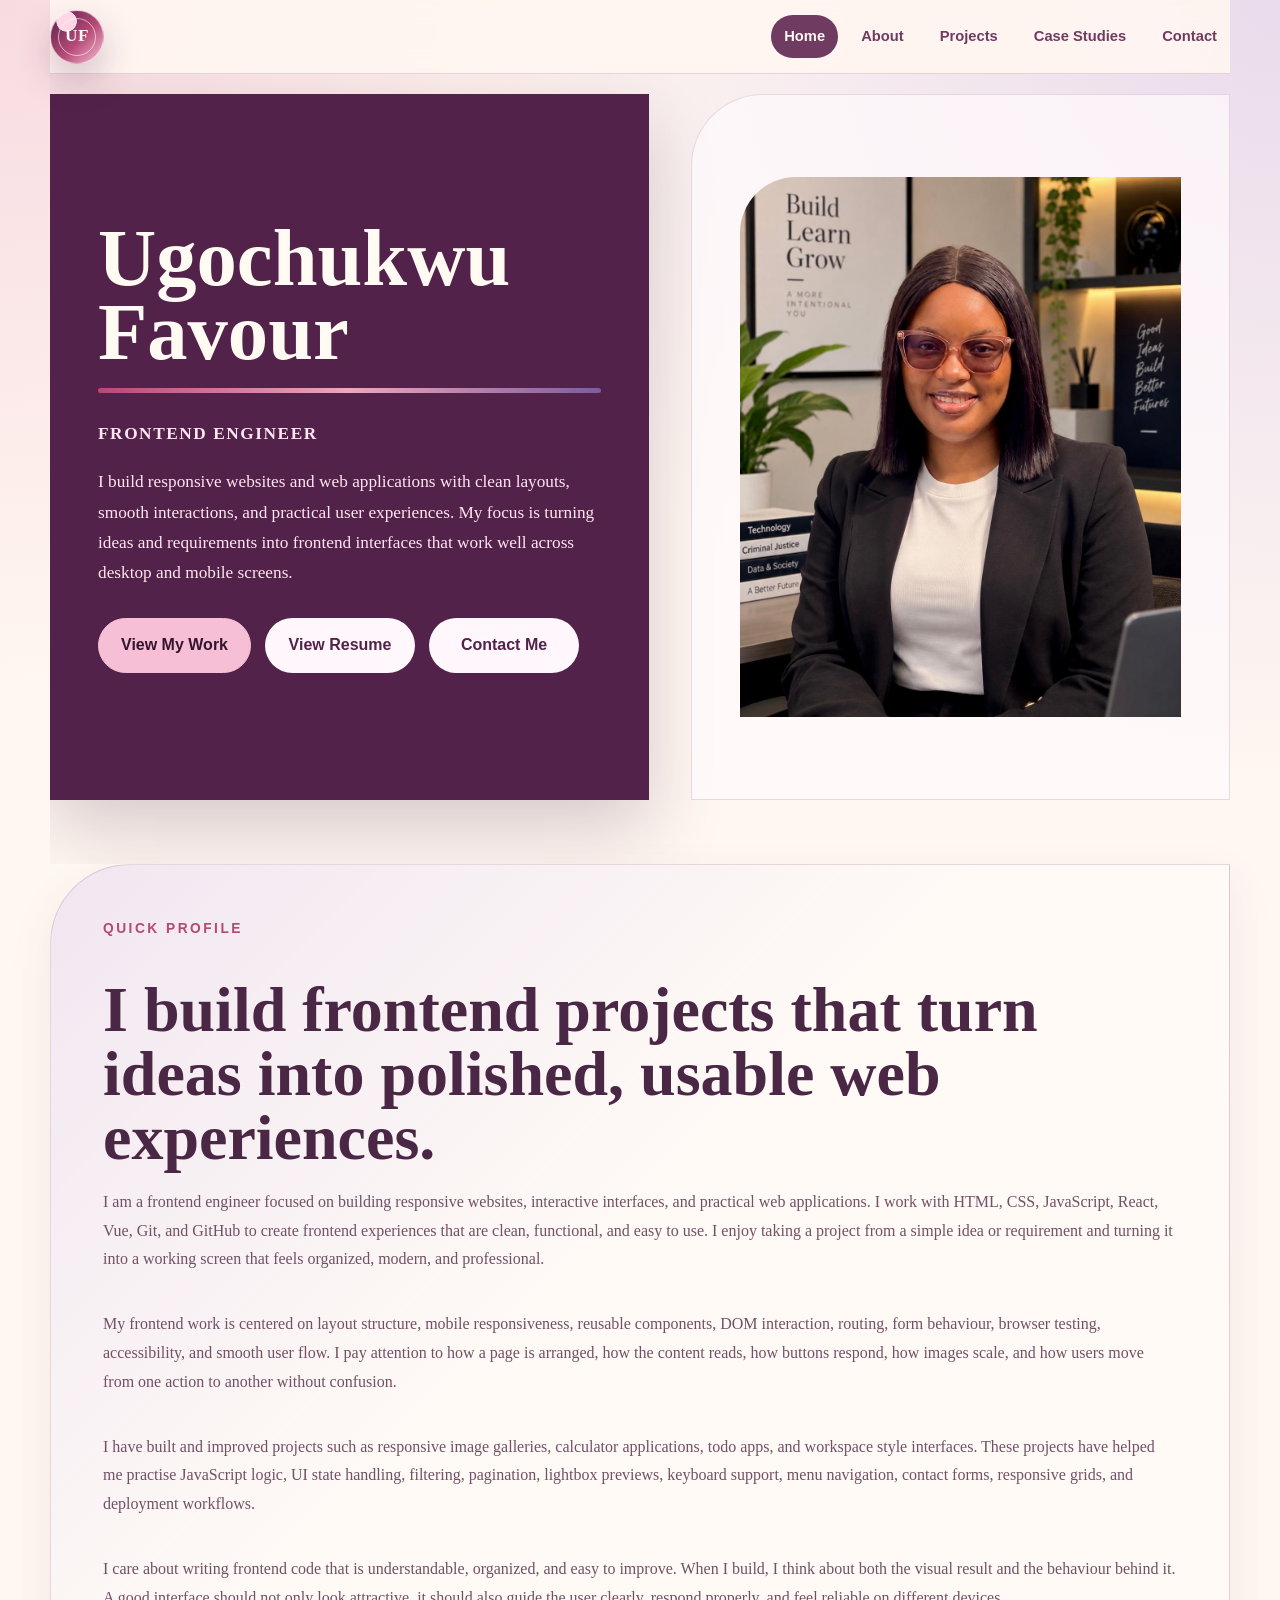
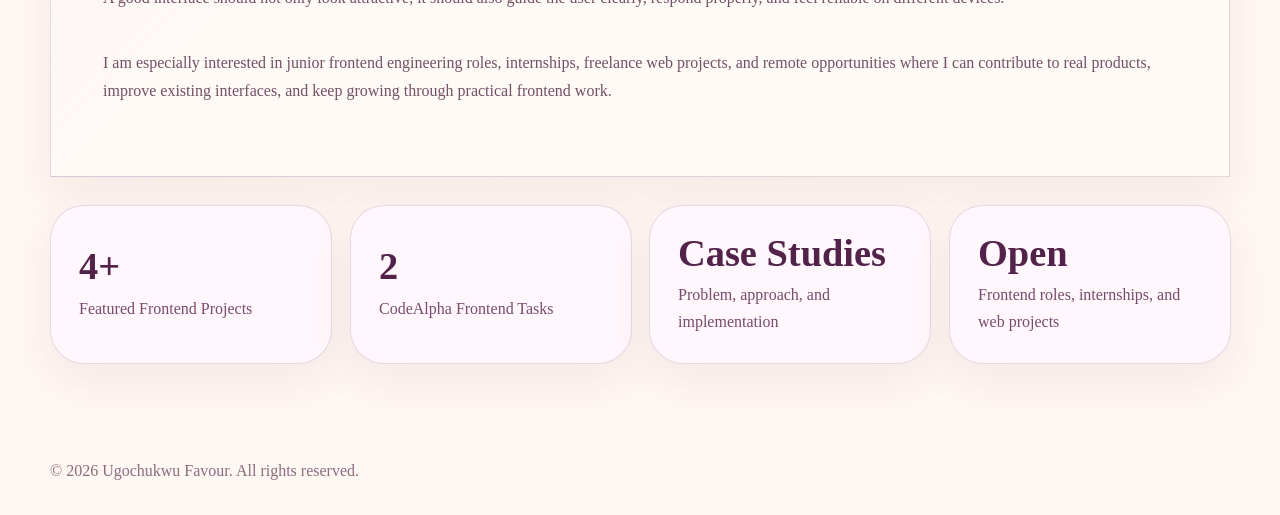
<file: index.html>
<!DOCTYPE html>
<html lang="en">
<head>
  <meta charset="UTF-8">
  <meta name="viewport" content="width=device-width, initial-scale=1.0">
  <title>Ugochukwu Favour | Frontend Engineer</title>
  <link rel="stylesheet" href="style.css">
</head>
<body>
  <header class="site-header">
    <a href="index.html" class="brand" aria-label="Ugochukwu Favour home">
      <span>UF</span>
    </a>

    <button class="menu-toggle" id="menuToggle" aria-label="Open menu">
      <span class="menu-text">Menu</span>
      <span class="menu-lines">
        <span></span>
        <span></span>
        <span></span>
      </span>
    </button>

    <nav class="nav-links" id="navLinks">
      <a href="index.html" class="active">Home</a>
      <a href="about.html">About</a>
      <a href="projects.html">Projects</a>
      <a href="case-studies.html">Case Studies</a>
      <a href="contact.html">Contact</a>
    </nav>
  </header>

  <main>
    <section class="hero">
      <div class="hero-copy">
        <h1>Ugochukwu Favour</h1>

        <p class="role-line">
          Frontend Engineer
        </p>

        <p class="hero-intro">
          I build responsive websites and web applications with clean layouts, smooth interactions,
          and practical user experiences. My focus is turning ideas and requirements into frontend
          interfaces that work well across desktop and mobile screens.
        </p>

        <div class="hero-actions">
          <a href="projects.html" class="btn primary-btn">View My Work</a>

          <a href="resume/Ugochukwu_Favour_Resumee.pdf" class="btn secondary-btn" target="_blank">
            View Resume
          </a>

          <a href="contact.html" class="btn secondary-btn">Contact Me</a>
        </div>
      </div>

      <div class="hero-photo">
        <img src="image/my professional image.jpeg" alt="Ugochukwu Favour">
      </div>
    </section>

    <section class="profile-card">
      <p class="section-label">Quick Profile</p>
      <h2>I build frontend projects that turn ideas into polished, usable web experiences.</h2>

      <p>
        I am a frontend engineer focused on building responsive websites, interactive interfaces, and practical
        web applications. I work with HTML, CSS, JavaScript, React, Vue, Git, and GitHub to create frontend
        experiences that are clean, functional, and easy to use. I enjoy taking a project from a simple idea
        or requirement and turning it into a working screen that feels organized, modern, and professional.
      </p>

      <p>
        My frontend work is centered on layout structure, mobile responsiveness, reusable components, DOM
        interaction, routing, form behaviour, browser testing, accessibility, and smooth user flow. I pay
        attention to how a page is arranged, how the content reads, how buttons respond, how images scale,
        and how users move from one action to another without confusion.
      </p>

      <p>
        I have built and improved projects such as responsive image galleries, calculator applications, todo
        apps, and workspace style interfaces. These projects have helped me practise JavaScript logic, UI
        state handling, filtering, pagination, lightbox previews, keyboard support, menu navigation, contact
        forms, responsive grids, and deployment workflows.
      </p>

      <p>
        I care about writing frontend code that is understandable, organized, and easy to improve. When I
        build, I think about both the visual result and the behaviour behind it. A good interface should not
        only look attractive, it should also guide the user clearly, respond properly, and feel reliable on
        different devices.
      </p>

      <p>
        I am especially interested in junior frontend engineering roles, internships, freelance web projects,
        and remote opportunities where I can contribute to real products, improve existing interfaces, and keep
        growing through practical frontend work.
      </p>
    </section>

    <section class="stats-grid">
      <a href="projects.html" class="stat-link">
        <strong>4+</strong>
        <span>Featured Frontend Projects</span>
      </a>

      <a href="projects.html" class="stat-link">
        <strong>2</strong>
        <span>CodeAlpha Frontend Tasks</span>
      </a>

      <a href="case-studies.html" class="stat-link">
        <strong>Case Studies</strong>
        <span>Problem, approach, and implementation</span>
      </a>

      <a href="contact.html" class="stat-link">
        <strong>Open</strong>
        <span>Frontend roles, internships, and web projects</span>
      </a>
    </section>
  </main>

  <footer class="site-footer">
    <p>© 2026 Ugochukwu Favour. All rights reserved.</p>
  </footer>

  <script src="script.js"></script>
</body>
</html>
</file>
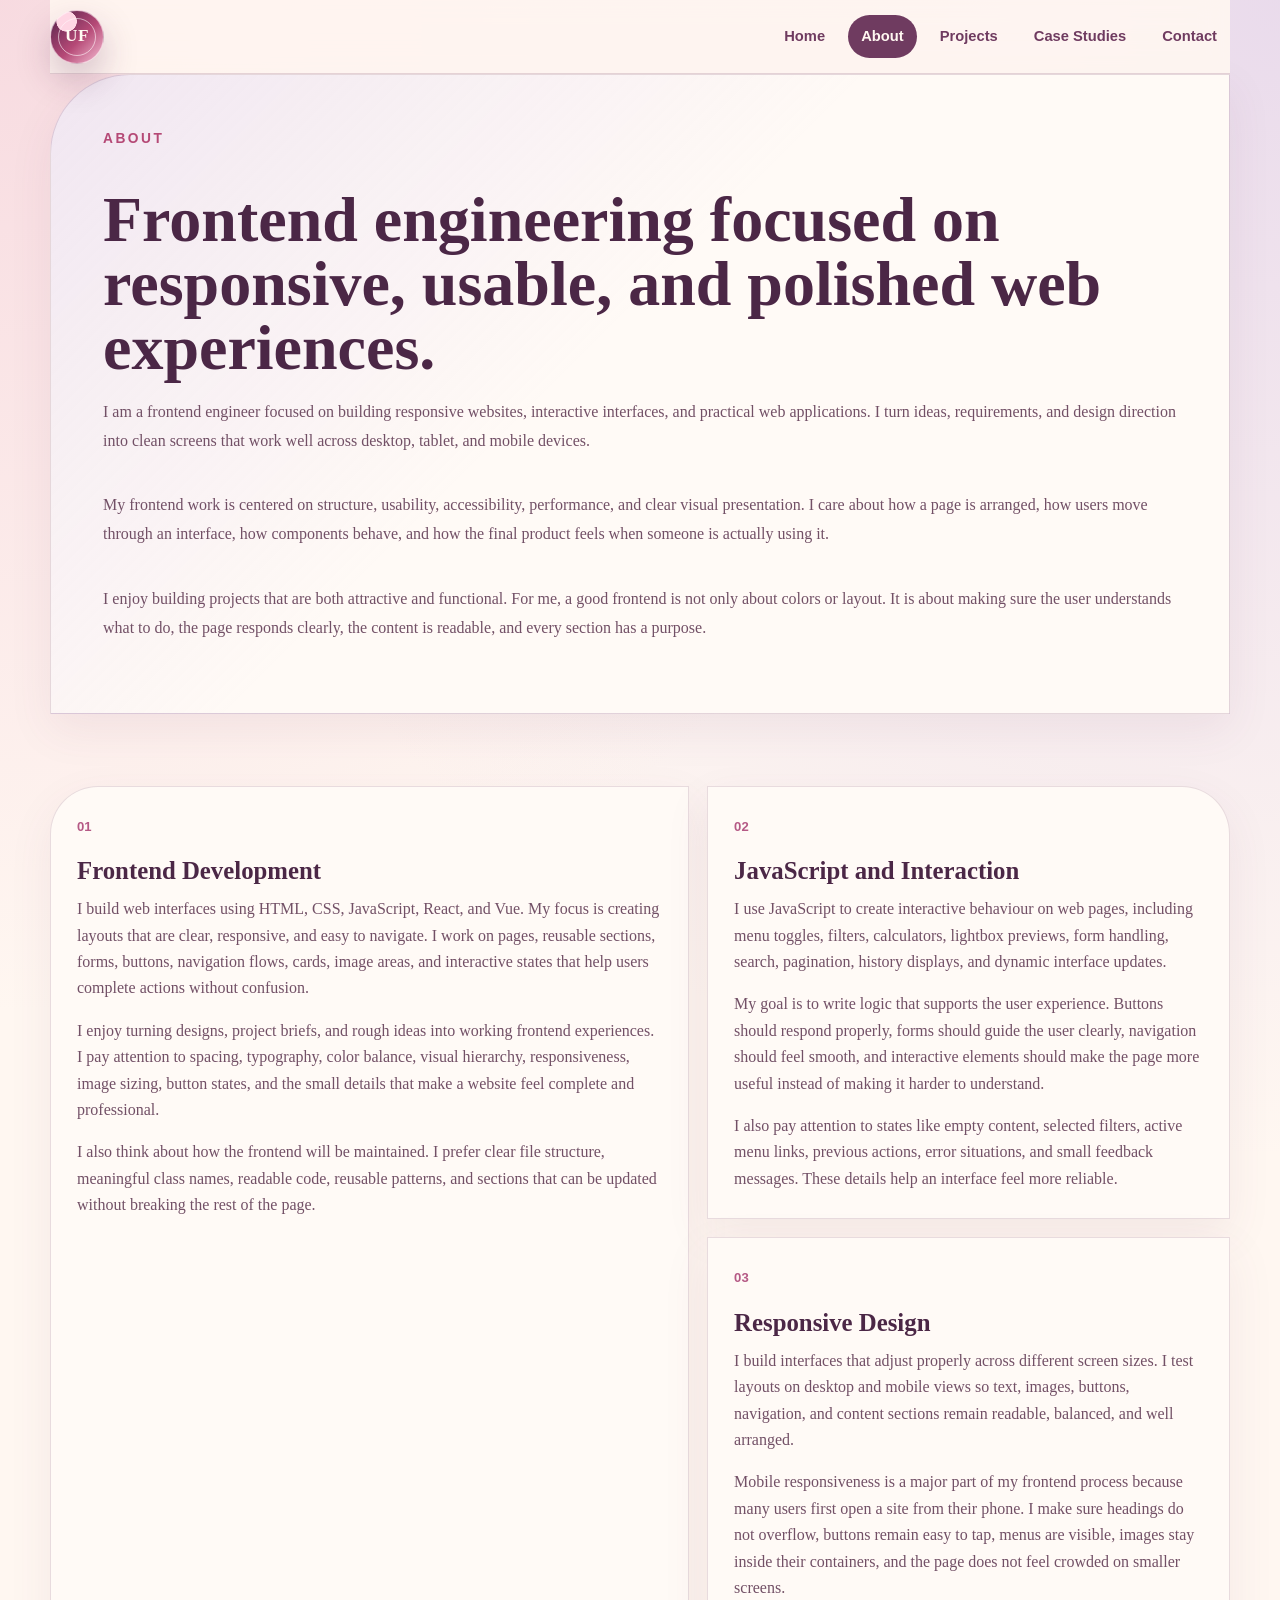
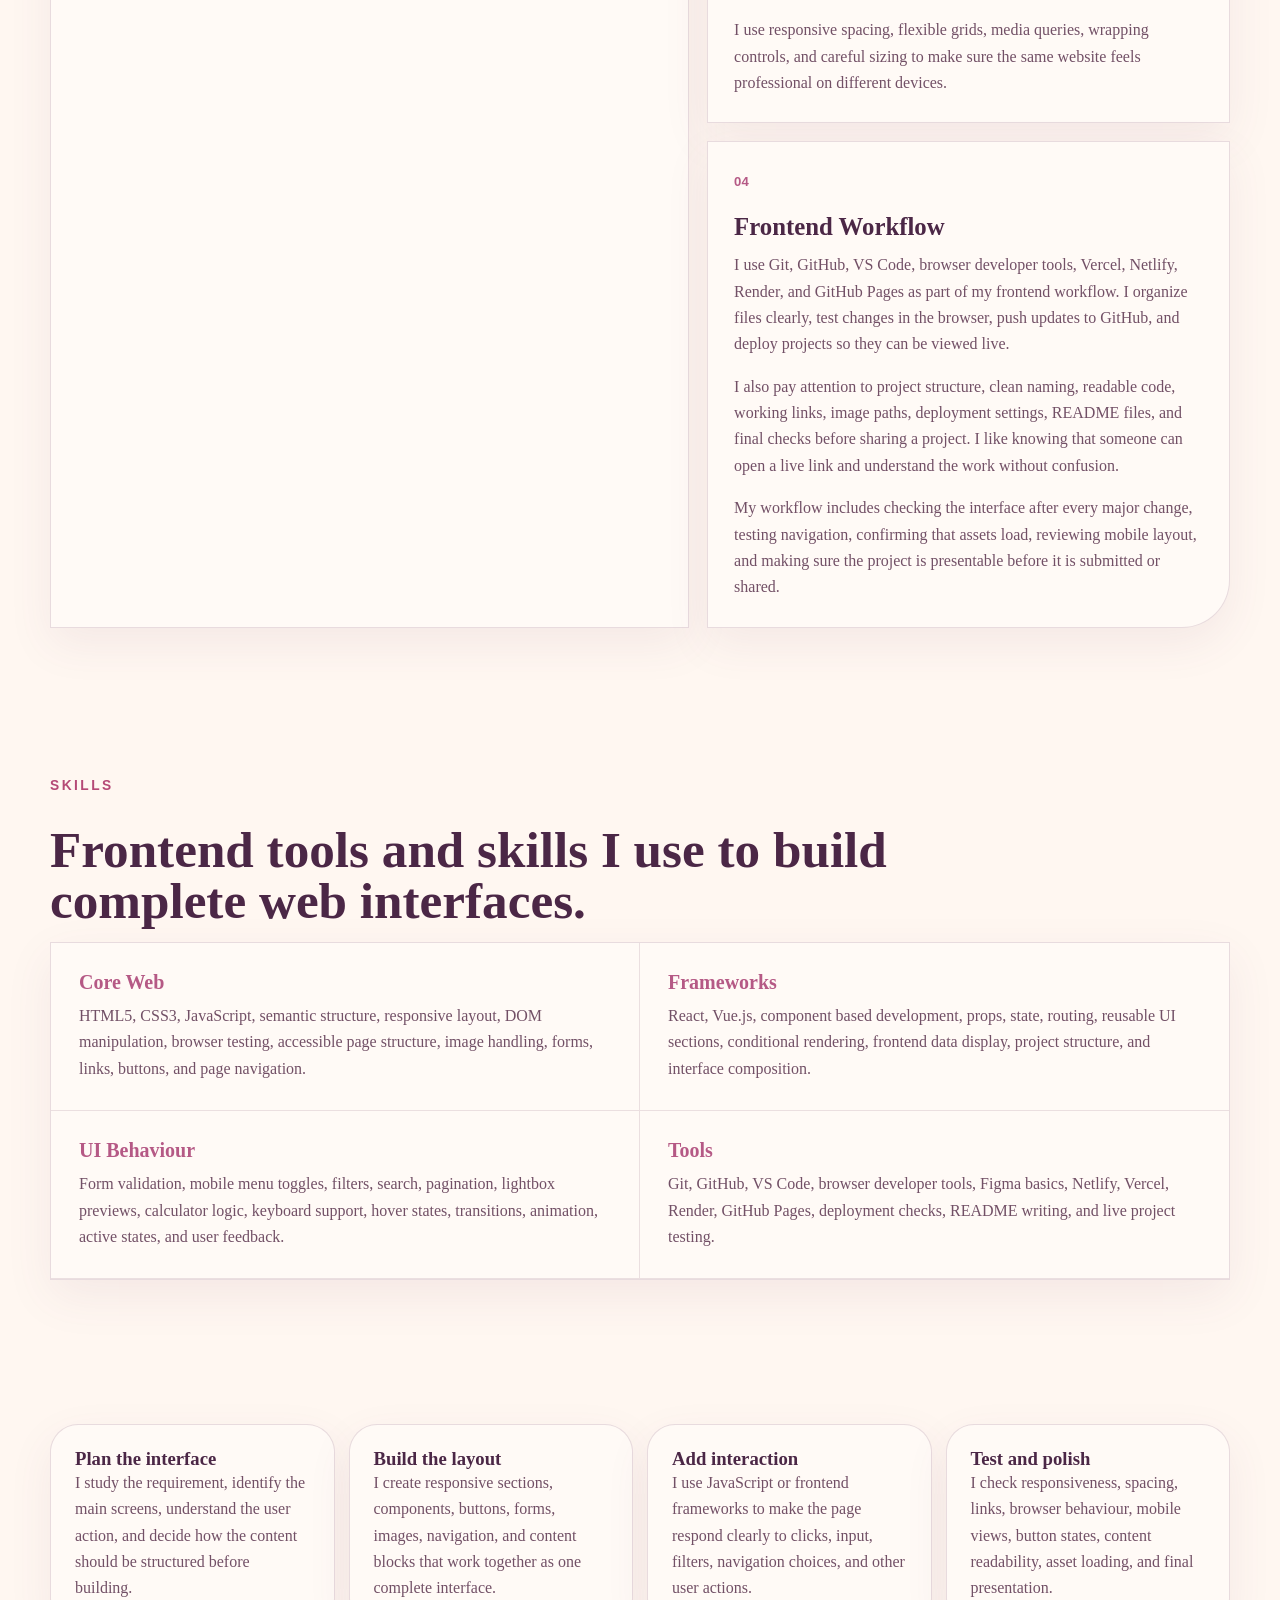
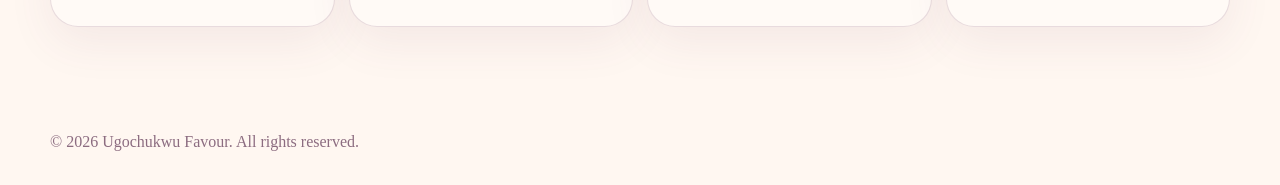
<file: about.html>
<!DOCTYPE html>
<html lang="en">
<head>
  <meta charset="UTF-8">
  <meta name="viewport" content="width=device-width, initial-scale=1.0">
  <title>About | Ugochukwu Favour</title>
  <link rel="stylesheet" href="style.css">
</head>
<body>
  <header class="site-header">
    <a href="index.html" class="brand" aria-label="Ugochukwu Favour home">
      <span>UF</span>
    </a>

    <button class="menu-toggle" id="menuToggle" aria-label="Open menu">
      <span class="menu-text">Menu</span>
      <span class="menu-lines">
        <span></span>
        <span></span>
        <span></span>
      </span>
    </button>

    <nav class="nav-links" id="navLinks">
      <a href="index.html">Home</a>
      <a href="about.html" class="active">About</a>
      <a href="projects.html">Projects</a>
      <a href="case-studies.html">Case Studies</a>
      <a href="contact.html">Contact</a>
    </nav>
  </header>

  <main>
    <section class="page-section profile-card about-intro">
      <p class="section-label">About</p>
      <h2>Frontend engineering focused on responsive, usable, and polished web experiences.</h2>

      <p>
        I am a frontend engineer focused on building responsive websites, interactive interfaces, and
        practical web applications. I turn ideas, requirements, and design direction into clean screens
        that work well across desktop, tablet, and mobile devices.
      </p>

      <p>
        My frontend work is centered on structure, usability, accessibility, performance, and clear visual
        presentation. I care about how a page is arranged, how users move through an interface, how components
        behave, and how the final product feels when someone is actually using it.
      </p>

      <p>
        I enjoy building projects that are both attractive and functional. For me, a good frontend is not
        only about colors or layout. It is about making sure the user understands what to do, the page responds
        clearly, the content is readable, and every section has a purpose.
      </p>
    </section>

    <section class="page-section story-grid">
      <article>
        <span>01</span>
        <h2>Frontend Development</h2>
        <p>
          I build web interfaces using HTML, CSS, JavaScript, React, and Vue. My focus is creating layouts
          that are clear, responsive, and easy to navigate. I work on pages, reusable sections, forms, buttons,
          navigation flows, cards, image areas, and interactive states that help users complete actions without
          confusion.
        </p>

        <p>
          I enjoy turning designs, project briefs, and rough ideas into working frontend experiences. I pay
          attention to spacing, typography, color balance, visual hierarchy, responsiveness, image sizing,
          button states, and the small details that make a website feel complete and professional.
        </p>

        <p>
          I also think about how the frontend will be maintained. I prefer clear file structure, meaningful
          class names, readable code, reusable patterns, and sections that can be updated without breaking
          the rest of the page.
        </p>
      </article>

      <article>
        <span>02</span>
        <h2>JavaScript and Interaction</h2>
        <p>
          I use JavaScript to create interactive behaviour on web pages, including menu toggles, filters,
          calculators, lightbox previews, form handling, search, pagination, history displays, and dynamic
          interface updates.
        </p>

        <p>
          My goal is to write logic that supports the user experience. Buttons should respond properly, forms
          should guide the user clearly, navigation should feel smooth, and interactive elements should make
          the page more useful instead of making it harder to understand.
        </p>

        <p>
          I also pay attention to states like empty content, selected filters, active menu links, previous
          actions, error situations, and small feedback messages. These details help an interface feel more
          reliable.
        </p>
      </article>

      <article>
        <span>03</span>
        <h2>Responsive Design</h2>
        <p>
          I build interfaces that adjust properly across different screen sizes. I test layouts on desktop
          and mobile views so text, images, buttons, navigation, and content sections remain readable,
          balanced, and well arranged.
        </p>

        <p>
          Mobile responsiveness is a major part of my frontend process because many users first open a site
          from their phone. I make sure headings do not overflow, buttons remain easy to tap, menus are visible,
          images stay inside their containers, and the page does not feel crowded on smaller screens.
        </p>

        <p>
          I use responsive spacing, flexible grids, media queries, wrapping controls, and careful sizing to
          make sure the same website feels professional on different devices.
        </p>
      </article>

      <article>
        <span>04</span>
        <h2>Frontend Workflow</h2>
        <p>
          I use Git, GitHub, VS Code, browser developer tools, Vercel, Netlify, Render, and GitHub Pages as
          part of my frontend workflow. I organize files clearly, test changes in the browser, push updates
          to GitHub, and deploy projects so they can be viewed live.
        </p>

        <p>
          I also pay attention to project structure, clean naming, readable code, working links, image paths,
          deployment settings, README files, and final checks before sharing a project. I like knowing that
          someone can open a live link and understand the work without confusion.
        </p>

        <p>
          My workflow includes checking the interface after every major change, testing navigation, confirming
          that assets load, reviewing mobile layout, and making sure the project is presentable before it is
          submitted or shared.
        </p>
      </article>
    </section>

    <section class="page-section">
      <div class="section-heading">
        <p class="section-label">Skills</p>
        <h2>Frontend tools and skills I use to build complete web interfaces.</h2>
      </div>

      <div class="skill-board">
        <div>
          <h3>Core Web</h3>
          <p>
            HTML5, CSS3, JavaScript, semantic structure, responsive layout, DOM manipulation,
            browser testing, accessible page structure, image handling, forms, links, buttons,
            and page navigation.
          </p>
        </div>

        <div>
          <h3>Frameworks</h3>
          <p>
            React, Vue.js, component based development, props, state, routing, reusable UI sections,
            conditional rendering, frontend data display, project structure, and interface composition.
          </p>
        </div>

        <div>
          <h3>UI Behaviour</h3>
          <p>
            Form validation, mobile menu toggles, filters, search, pagination, lightbox previews,
            calculator logic, keyboard support, hover states, transitions, animation, active states,
            and user feedback.
          </p>
        </div>

        <div>
          <h3>Tools</h3>
          <p>
            Git, GitHub, VS Code, browser developer tools, Figma basics, Netlify, Vercel,
            Render, GitHub Pages, deployment checks, README writing, and live project testing.
          </p>
        </div>
      </div>
    </section>

    <section class="page-section focus-grid">
      <div>
        <h3>Plan the interface</h3>
        <p>
          I study the requirement, identify the main screens, understand the user action, and decide how
          the content should be structured before building.
        </p>
      </div>

      <div>
        <h3>Build the layout</h3>
        <p>
          I create responsive sections, components, buttons, forms, images, navigation, and content blocks
          that work together as one complete interface.
        </p>
      </div>

      <div>
        <h3>Add interaction</h3>
        <p>
          I use JavaScript or frontend frameworks to make the page respond clearly to clicks, input, filters,
          navigation choices, and other user actions.
        </p>
      </div>

      <div>
        <h3>Test and polish</h3>
        <p>
          I check responsiveness, spacing, links, browser behaviour, mobile views, button states, content
          readability, asset loading, and final presentation.
        </p>
      </div>
    </section>
  </main>

  <footer class="site-footer">
    <p>© 2026 Ugochukwu Favour. All rights reserved.</p>
  </footer>

  <script src="script.js"></script>
</body>
</html>
</file>
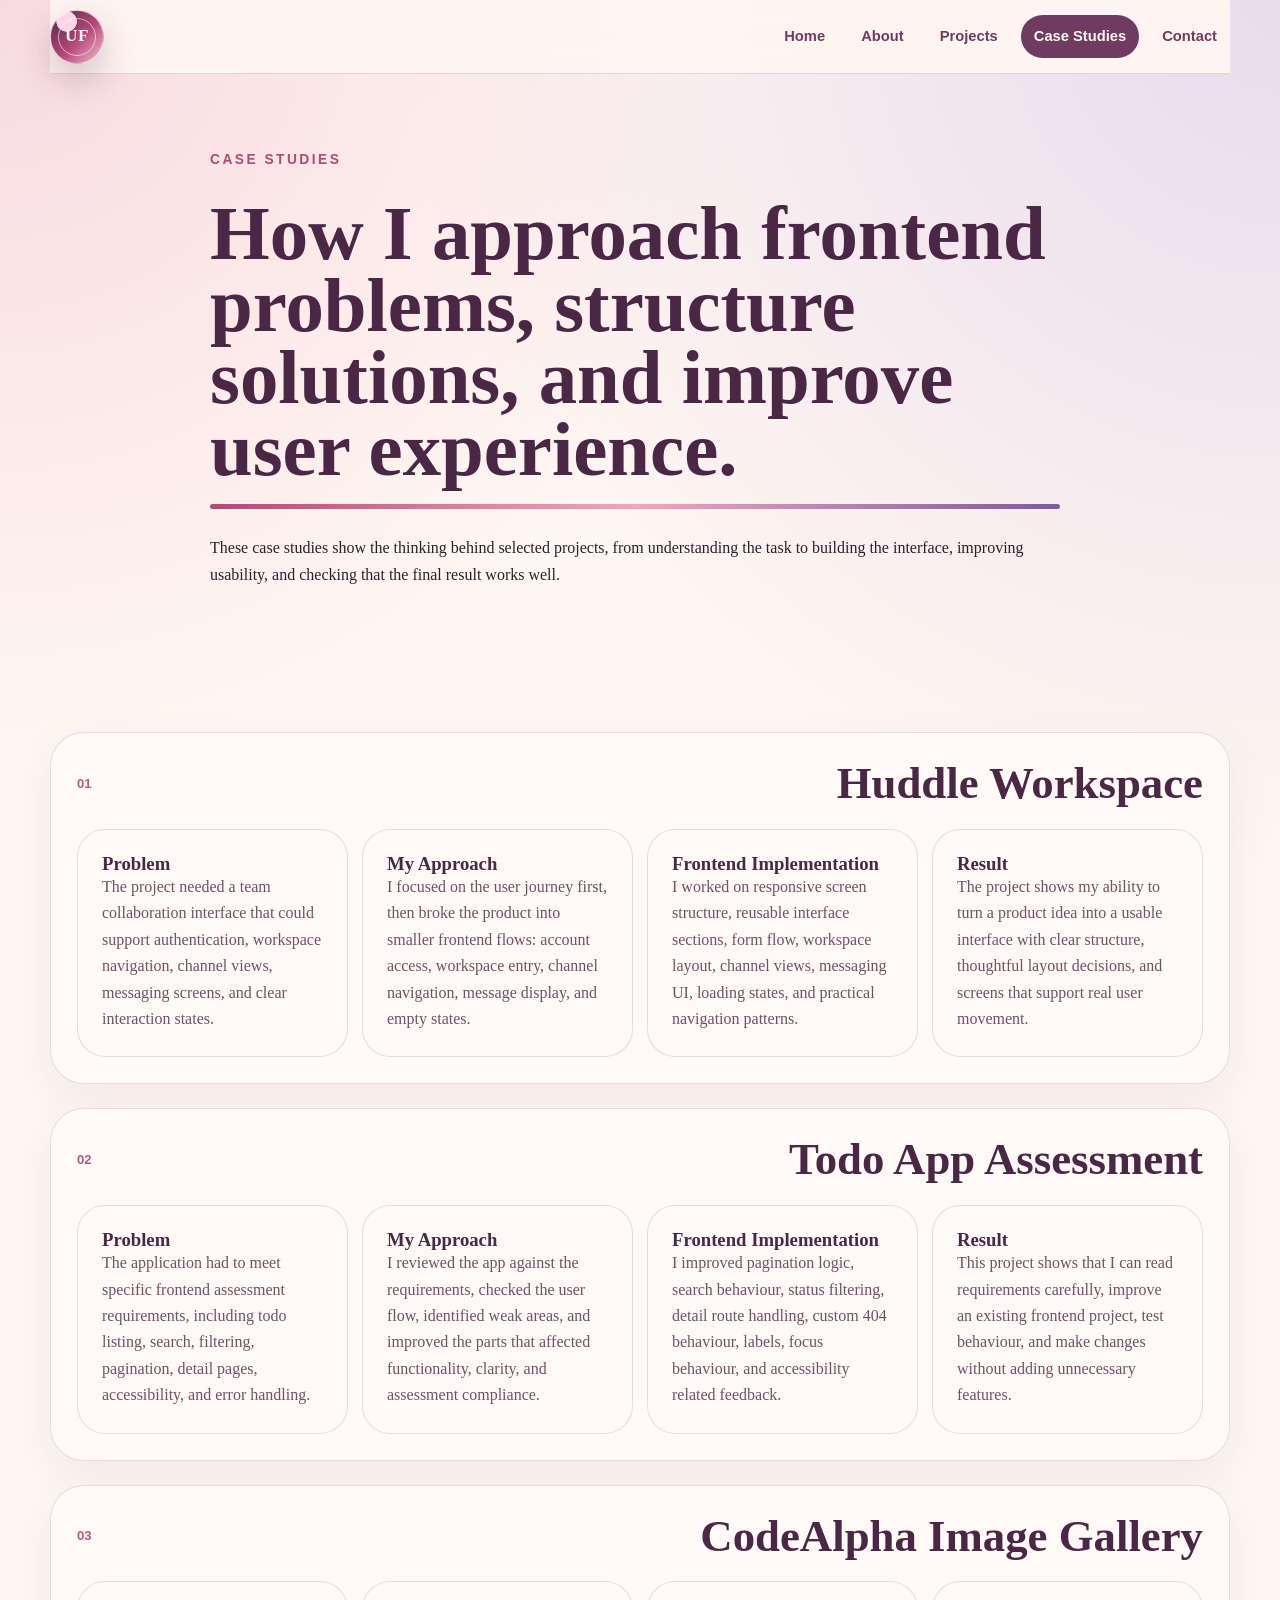
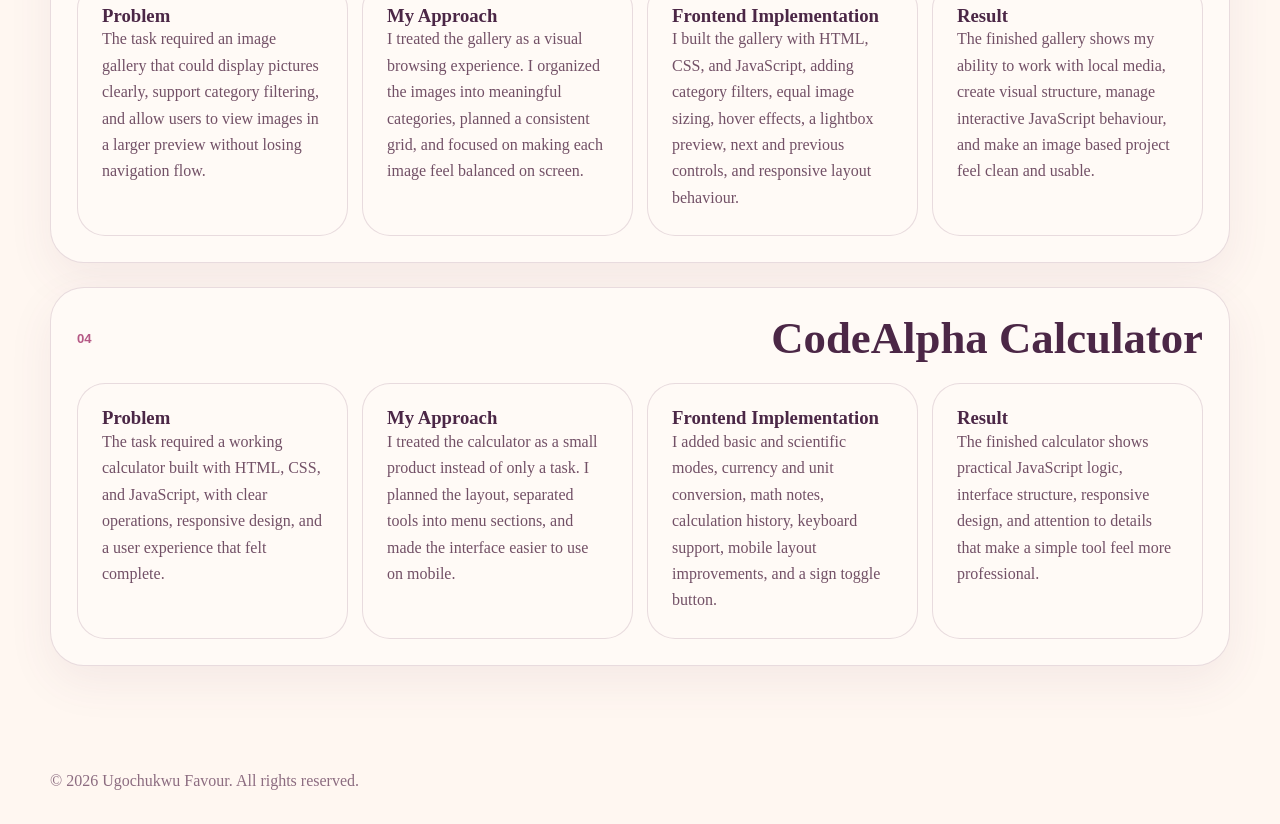
<file: case-studies.html>
<!DOCTYPE html>
<html lang="en">
<head>
  <meta charset="UTF-8">
  <meta name="viewport" content="width=device-width, initial-scale=1.0">
  <title>Case Studies | Ugochukwu Favour</title>
  <link rel="stylesheet" href="style.css">
</head>
<body>
  <header class="site-header">
    <a href="index.html" class="brand" aria-label="Ugochukwu Favour home">
      <span>UF</span>
    </a>

    <button class="menu-toggle" id="menuToggle" aria-label="Open menu">
  <span class="menu-text">Menu</span>
  <span class="menu-lines">
    <span></span>
    <span></span>
    <span></span>
  </span>
</button>
    <nav class="nav-links" id="navLinks">
      <a href="index.html">Home</a>
      <a href="about.html">About</a>
      <a href="projects.html">Projects</a>
      <a href="case-studies.html" class="active">Case Studies</a>
      <a href="contact.html">Contact</a>
    </nav>
  </header>

  <main>
    <section class="page-section page-title">
      <p class="section-label">Case Studies</p>
      <h1>How I approach frontend problems, structure solutions, and improve user experience.</h1>
      <p>
        These case studies show the thinking behind selected projects, from understanding the task
        to building the interface, improving usability, and checking that the final result works well.
      </p>
    </section>

    <section class="page-section case-study-stack">
      <article class="case-study-card">
        <div class="case-study-heading">
          <span>01</span>
          <h2>Huddle Workspace</h2>
        </div>

        <div class="case-grid">
          <div>
            <h3>Problem</h3>
            <p>
              The project needed a team collaboration interface that could support authentication,
              workspace navigation, channel views, messaging screens, and clear interaction states.
            </p>
          </div>

          <div>
            <h3>My Approach</h3>
            <p>
              I focused on the user journey first, then broke the product into smaller frontend flows:
              account access, workspace entry, channel navigation, message display, and empty states.
            </p>
          </div>

          <div>
            <h3>Frontend Implementation</h3>
            <p>
              I worked on responsive screen structure, reusable interface sections, form flow, workspace
              layout, channel views, messaging UI, loading states, and practical navigation patterns.
            </p>
          </div>

          <div>
            <h3>Result</h3>
            <p>
              The project shows my ability to turn a product idea into a usable interface with clear
              structure, thoughtful layout decisions, and screens that support real user movement.
            </p>
          </div>
        </div>
      </article>

      <article class="case-study-card">
        <div class="case-study-heading">
          <span>02</span>
          <h2>Todo App Assessment</h2>
        </div>

        <div class="case-grid">
          <div>
            <h3>Problem</h3>
            <p>
              The application had to meet specific frontend assessment requirements, including todo listing,
              search, filtering, pagination, detail pages, accessibility, and error handling.
            </p>
          </div>

          <div>
            <h3>My Approach</h3>
            <p>
              I reviewed the app against the requirements, checked the user flow, identified weak areas,
              and improved the parts that affected functionality, clarity, and assessment compliance.
            </p>
          </div>

          <div>
            <h3>Frontend Implementation</h3>
            <p>
              I improved pagination logic, search behaviour, status filtering, detail route handling,
              custom 404 behaviour, labels, focus behaviour, and accessibility related feedback.
            </p>
          </div>

          <div>
            <h3>Result</h3>
            <p>
              This project shows that I can read requirements carefully, improve an existing frontend
              project, test behaviour, and make changes without adding unnecessary features.
            </p>
          </div>
        </div>
      </article>

      <article class="case-study-card">
        <div class="case-study-heading">
          <span>03</span>
          <h2>CodeAlpha Image Gallery</h2>
        </div>

        <div class="case-grid">
          <div>
            <h3>Problem</h3>
            <p>
              The task required an image gallery that could display pictures clearly, support category
              filtering, and allow users to view images in a larger preview without losing navigation flow.
            </p>
          </div>

          <div>
            <h3>My Approach</h3>
            <p>
              I treated the gallery as a visual browsing experience. I organized the images into meaningful
              categories, planned a consistent grid, and focused on making each image feel balanced on screen.
            </p>
          </div>

          <div>
            <h3>Frontend Implementation</h3>
            <p>
              I built the gallery with HTML, CSS, and JavaScript, adding category filters, equal image sizing,
              hover effects, a lightbox preview, next and previous controls, and responsive layout behaviour.
            </p>
          </div>

          <div>
            <h3>Result</h3>
            <p>
              The finished gallery shows my ability to work with local media, create visual structure,
              manage interactive JavaScript behaviour, and make an image based project feel clean and usable.
            </p>
          </div>
        </div>
      </article>

      <article class="case-study-card">
        <div class="case-study-heading">
          <span>04</span>
          <h2>CodeAlpha Calculator</h2>
        </div>

        <div class="case-grid">
          <div>
            <h3>Problem</h3>
            <p>
              The task required a working calculator built with HTML, CSS, and JavaScript, with clear
              operations, responsive design, and a user experience that felt complete.
            </p>
          </div>

          <div>
            <h3>My Approach</h3>
            <p>
              I treated the calculator as a small product instead of only a task. I planned the layout,
              separated tools into menu sections, and made the interface easier to use on mobile.
            </p>
          </div>

          <div>
            <h3>Frontend Implementation</h3>
            <p>
              I added basic and scientific modes, currency and unit conversion, math notes, calculation
              history, keyboard support, mobile layout improvements, and a sign toggle button.
            </p>
          </div>

          <div>
            <h3>Result</h3>
            <p>
              The finished calculator shows practical JavaScript logic, interface structure, responsive
              design, and attention to details that make a simple tool feel more professional.
            </p>
          </div>
        </div>
      </article>
    </section>
  </main>

  <footer class="site-footer">
    <p>© 2026 Ugochukwu Favour. All rights reserved.</p>
  </footer>

  <script src="script.js"></script>
</body>
</html>
</file>
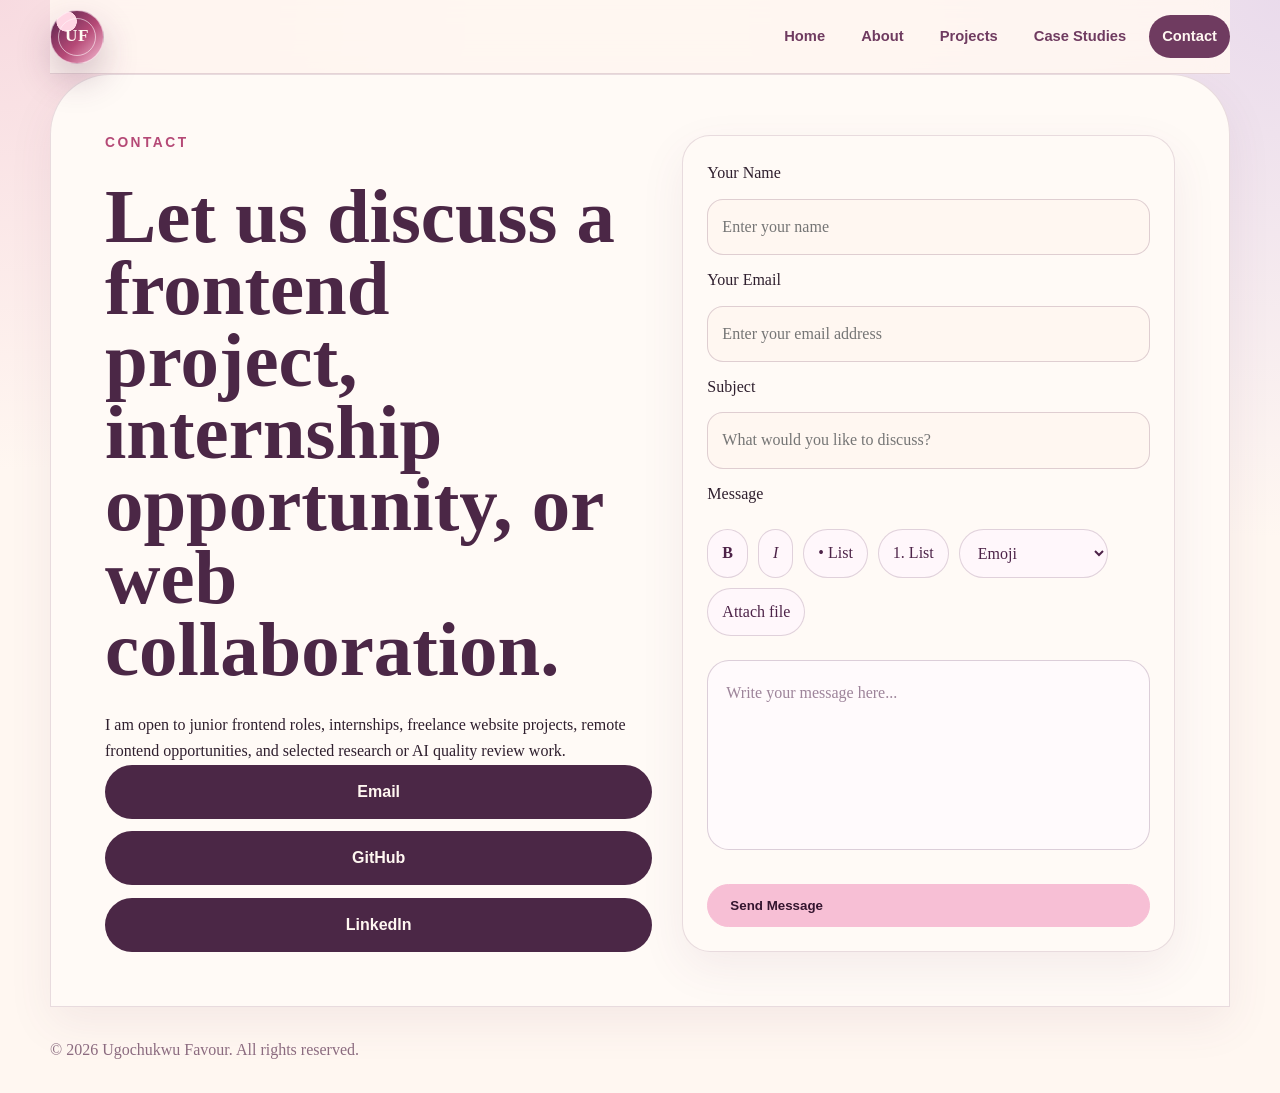
<file: contact.html>
<!DOCTYPE html>
<html lang="en">
<head>
  <meta charset="UTF-8">
  <meta name="viewport" content="width=device-width, initial-scale=1.0">
  <title>Contact | Ugochukwu Favour</title>
  <link rel="stylesheet" href="style.css">
</head>
<body>
  <header class="site-header">
    <a href="index.html" class="brand" aria-label="Ugochukwu Favour home">
      <span>UF</span>
    </a>

    <button class="menu-toggle" id="menuToggle" aria-label="Open menu">
  <span class="menu-text">Menu</span>
  <span class="menu-lines">
    <span></span>
    <span></span>
    <span></span>
  </span>
</button>

    <nav class="nav-links" id="navLinks">
      <a href="index.html">Home</a>
      <a href="about.html">About</a>
      <a href="projects.html">Projects</a>
      <a href="case-studies.html">Case Studies</a>
      <a href="contact.html" class="active">Contact</a>
    </nav>
  </header>

  <main>
    <section class="contact-panel">
      <div>
        <p class="section-label">Contact</p>
        <h1>Let us discuss a frontend project, internship opportunity, or web collaboration.</h1>
        <p>
          I am open to junior frontend roles, internships, freelance website projects,
          remote frontend opportunities, and selected research or AI quality review work.
        </p>

        <div class="contact-links simple-contact-links">
          <a href="mailto:hinazago@gmail.com" class="contact-link">
            <strong>Email</strong>
          </a>

          <a href="https://github.com/Phavourtech" target="_blank" class="contact-link">
            <strong>GitHub</strong>
          </a>

          <a href="https://www.linkedin.com/in/ugochukwu-favour-603140331" target="_blank" class="contact-link">
            <strong>LinkedIn</strong>
          </a>
        </div>
      </div>

      <form class="contact-form" id="contactForm">
        <label for="senderName">Your Name</label>
        <input type="text" id="senderName" placeholder="Enter your name" required>

        <label for="senderEmail">Your Email</label>
        <input type="email" id="senderEmail" placeholder="Enter your email address" required>

        <label for="emailSubject">Subject</label>
        <input type="text" id="emailSubject" placeholder="What would you like to discuss?" required>

        <label>Message</label>

        <div class="editor-toolbar">
          <button type="button" data-command="bold"><strong>B</strong></button>
          <button type="button" data-command="italic"><em>I</em></button>
          <button type="button" data-command="insertUnorderedList">• List</button>
          <button type="button" data-command="insertOrderedList">1. List</button>

          <select id="emojiPicker" aria-label="Choose emoji">
            <option value="">Emoji</option>
            <option value="😊">😊 Smile</option>
            <option value="✨">✨ Sparkle</option>
            <option value="💼">💼 Work</option>
            <option value="📌">📌 Pin</option>
            <option value="📎">📎 Attachment</option>
            <option value="🚀">🚀 Launch</option>
            <option value="💡">💡 Idea</option>
            <option value="✅">✅ Done</option>
            <option value="🤝">🤝 Collaborate</option>
            <option value="📚">📚 Study</option>
            <option value="📝">📝 Writing</option>
            <option value="🎯">🎯 Goal</option>
            <option value="📅">📅 Date</option>
            <option value="⭐">⭐ Important</option>
          </select>

          <label class="file-button">
            Attach file
            <input type="file" id="fileInput" hidden>
          </label>
        </div>

        <div
          class="message-editor"
          id="messageEditor"
          contenteditable="true"
          data-placeholder="Write your message here..."
        ></div>

        <p class="file-note" id="fileNote"></p>

        <button type="submit" class="btn primary-btn">Send Message</button>
      </form>
    </section>
  </main>

  <footer class="site-footer">
    <p>© 2026 Ugochukwu Favour. All rights reserved.</p>
  </footer>

  <script src="script.js"></script>
</body>
</html>
</file>
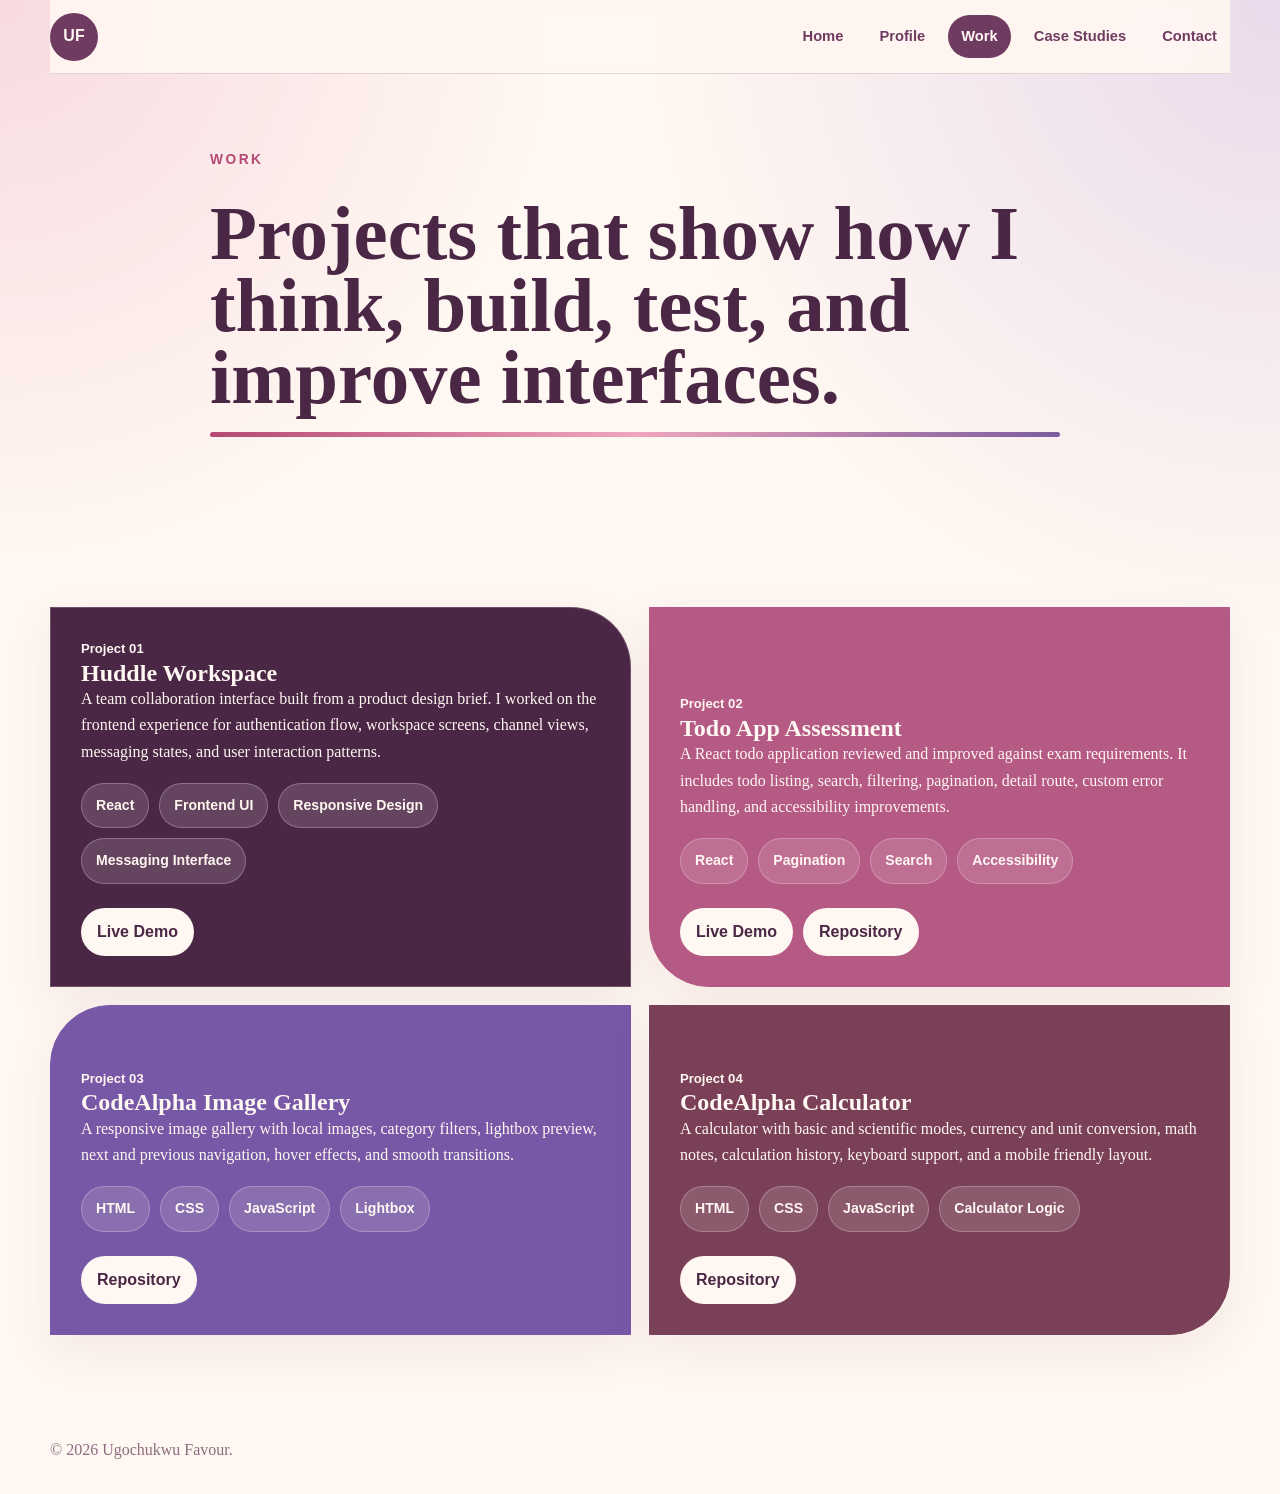
<file: projects.html>
<!DOCTYPE html>
<html lang="en">
<head>
  <meta charset="UTF-8" />
  <meta name="viewport" content="width=device-width, initial-scale=1.0" />
  <title>Work | Ugochukwu Favour</title>
  <link rel="stylesheet" href="style.css" />
</head>
<body>
  <header class="site-header">
    <a href="index.html" class="mark">UF</a>
    <button class="menu-toggle" id="menuToggle" aria-label="Open menu">
  <span class="menu-text">Menu</span>
  <span class="menu-lines">
    <span></span>
    <span></span>
    <span></span>
  </span>
</button>
    <nav class="nav-links" id="navLinks">
      <a href="index.html">Home</a>
      <a href="about.html">Profile</a>
      <a href="projects.html" class="active">Work</a>
      <a href="case-studies.html">Case Studies</a>
      <a href="contact.html">Contact</a>
    </nav>
  </header>

  <main>
    <section class="page-section page-title">
      <p class="label">Work</p>
      <h1>Projects that show how I think, build, test, and improve interfaces.</h1>
    </section>

    <section class="page-section project-layout">
      <article class="project-card">
        <p class="project-number">Project 01</p>
        <h2>Huddle Workspace</h2>
        <p>
          A team collaboration interface built from a product design brief. I worked on the frontend
          experience for authentication flow, workspace screens, channel views, messaging states, and
          user interaction patterns.
        </p>
        <div class="tech-tags">
          <span>React</span><span>Frontend UI</span><span>Responsive Design</span><span>Messaging Interface</span>
        </div>
        <div class="project-links">
          <a href="https://hurdle-frontend-ewnp.onrender.com/workspace" target="_blank">Live Demo</a>
        </div>
      </article>

      <article class="project-card">
        <p class="project-number">Project 02</p>
        <h2>Todo App Assessment</h2>
        <p>
          A React todo application reviewed and improved against exam requirements. It includes todo
          listing, search, filtering, pagination, detail route, custom error handling, and accessibility
          improvements.
        </p>
        <div class="tech-tags">
          <span>React</span><span>Pagination</span><span>Search</span><span>Accessibility</span>
        </div>
        <div class="project-links">
          <a href="https://todo-app-eight-gilt-89.vercel.app/" target="_blank">Live Demo</a>
          <a href="https://github.com/Phavourtech/todo-app" target="_blank">Repository</a>
        </div>
      </article>

      <article class="project-card">
        <p class="project-number">Project 03</p>
        <h2>CodeAlpha Image Gallery</h2>
        <p>
          A responsive image gallery with local images, category filters, lightbox preview, next and
          previous navigation, hover effects, and smooth transitions.
        </p>
        <div class="tech-tags">
          <span>HTML</span><span>CSS</span><span>JavaScript</span><span>Lightbox</span>
        </div>
        <div class="project-links">
          <a href="https://github.com/Phavourtech/CodeAlpha_ImageGallery" target="_blank">Repository</a>
        </div>
      </article>

      <article class="project-card">
        <p class="project-number">Project 04</p>
        <h2>CodeAlpha Calculator</h2>
        <p>
          A calculator with basic and scientific modes, currency and unit conversion, math notes,
          calculation history, keyboard support, and a mobile friendly layout.
        </p>
        <div class="tech-tags">
          <span>HTML</span><span>CSS</span><span>JavaScript</span><span>Calculator Logic</span>
        </div>
        <div class="project-links">
          <a href="https://github.com/Phavourtech/CodeAlpha_Calculator" target="_blank">Repository</a>
        </div>
      </article>
    </section>
  </main>

  <footer>
    <p>© 2026 Ugochukwu Favour.</p>
  </footer>

  <script src="script.js"></script>
</body>
</html>
</file>
<file: style.css>
* {
  margin: 0;
  padding: 0;
  box-sizing: border-box;
}

html {
  scroll-behavior: smooth;
}

body {
  font-family: Georgia, "Times New Roman", serif;
  background:
    radial-gradient(circle at top left, rgba(238, 184, 204, 0.45), transparent 28%),
    radial-gradient(circle at top right, rgba(194, 167, 226, 0.35), transparent 32%),
    #fff7f1;
  color: #2f1f2e;
  line-height: 1.65;
  overflow-x: hidden;
}

a {
  color: inherit;
  text-decoration: none;
}

.site-header {
  position: sticky;
  top: 0;
  z-index: 80;
  width: min(1180px, calc(100% - 32px));
  height: 74px;
  margin: 0 auto;
  display: flex;
  align-items: center;
  justify-content: space-between;
  background: rgba(255, 247, 241, 0.9);
  border-bottom: 1px solid rgba(111, 59, 96, 0.18);
  backdrop-filter: blur(14px);
}

main {
  width: min(1180px, calc(100% - 32px));
  margin: 0 auto;
}

.page-section {
  width: 100%;
  max-width: 1180px;
  margin: 0 auto;
  padding: 72px 0;
}

.mark {
  width: 48px;
  height: 48px;
  display: grid;
  place-items: center;
  background: #6f3b60;
  color: #fff7f1;
  border-radius: 50%;
  font-family: "Segoe UI", Arial, sans-serif;
  font-weight: 900;
}

.menu-toggle {
  display: none;
  border: 1px solid #6f3b60;
  background: transparent;
  color: #6f3b60;
  padding: 9px 14px;
  border-radius: 999px;
  font-family: "Segoe UI", Arial, sans-serif;
  font-weight: 800;
}

.nav-links {
  display: flex;
  align-items: center;
  gap: 10px;
  font-family: "Segoe UI", Arial, sans-serif;
}

.nav-links a {
  color: #6f3b60;
  padding: 9px 13px;
  border-radius: 999px;
  font-weight: 700;
  font-size: 0.92rem;
}

.nav-links a:hover,
.nav-links a.active {
  background: #6f3b60;
  color: #fff7f1;
}

.hero {
  min-height: calc(100vh - 110px);
  display: grid;
  grid-template-columns: 1.05fr 0.95fr;
  gap: 64px;
  align-items: stretch;
  padding: 16px 0 72px;
}

.hero-copy {
  background:
    linear-gradient(145deg, rgba(181, 89, 133, 0.2), transparent 45%),
    #4b2746;
  color: #fff7f1;
  padding: clamp(28px, 5vw, 58px);
  border-radius: 0 0 80px 0;
  display: flex;
  flex-direction: column;
  justify-content: center;
  box-shadow: 0 28px 70px rgba(75, 39, 70, 0.22);
}

.label {
  font-family: "Segoe UI", Arial, sans-serif;
  color: #b55985;
  font-size: 0.78rem;
  text-transform: uppercase;
  letter-spacing: 1.6px;
  font-weight: 900;
  margin-bottom: 16px;
}

.hero-copy .label {
  color: #ffd1df;
}

.hero h1,
.page-title h1,
.contact-panel h1 {
  font-size: clamp(2.7rem, 6vw, 6.2rem);
  line-height: 0.94;
  max-width: 850px;
  margin-bottom: 26px;
  color: #4b2746;
}

.hero h1 {
  color: #fff7f1;
}

.hero-copy > p:not(.label) {
  max-width: 620px;
  font-size: 1.08rem;
  color: #ffe6ef;
}

.hero-actions {
  margin-top: 34px;
  display: flex;
  align-items: center;
  gap: 16px;
  flex-wrap: wrap;
  font-family: "Segoe UI", Arial, sans-serif;
}

.primary-btn {
  display: inline-flex;
  padding: 13px 22px;
  border-radius: 999px;
  background: #ffd1df;
  color: #4b2746;
  font-weight: 900;
}

.text-link {
  color: #fff7f1;
  font-weight: 800;
  border-bottom: 2px solid #ffd1df;
}

.profile-card,
.intro-panel,
.story-grid article,
.stats-grid a,
.focus-grid div,
.skill-board,
.project-card,
.case-study-card,
.contact-form,
.contact-panel {
  box-shadow: 0 16px 45px rgba(111, 59, 96, 0.08);
}

.profile-card {
  padding: clamp(28px, 5vw, 52px);
  border-radius: 80px 0 0 0;
  border: 1px solid rgba(111, 59, 96, 0.18);
  background:
    linear-gradient(135deg, rgba(194, 167, 226, 0.24), transparent 45%),
    #fffaf6;
  display: flex;
  flex-direction: column;
  justify-content: center;
  gap: 18px;
}

.profile-card span {
  font-family: "Segoe UI", Arial, sans-serif;
  color: #b55985;
  font-weight: 900;
}

.profile-card h2 {
  font-size: clamp(2rem, 4vw, 3.8rem);
  line-height: 1;
  color: #4b2746;
}

.profile-card p,
.intro-panel p,
.story-grid p,
.skill-board p,
.focus-grid p,
.case-grid p,
.project-card p {
  color: #725066;
}

.profile-image-wrap {
  width: 100%;
  aspect-ratio: 4 / 5;
  border-radius: 60px 0 0 0;
  overflow: hidden;
  border: 1px solid rgba(111, 59, 96, 0.18);
  background: #fff7f1;
}

.profile-image-wrap img {
  width: 100%;
  height: 100%;
  object-fit: cover;
  display: block;
}

/* Shared headings */
.section-heading,
.page-title {
  max-width: 860px;
}

.section-heading h2,
.intro-panel h2 {
  font-size: clamp(2rem, 4vw, 4rem);
  color: #4b2746;
  line-height: 1;
  margin-bottom: 16px;
}

.stats-section {
  padding-top: 36px;
  padding-bottom: 36px;
}

.stats-grid,
.focus-grid,
.case-grid {
  display: grid;
  grid-template-columns: repeat(4, 1fr);
  gap: 14px;
}

.clickable-stats a,
.focus-grid div,
.case-grid div {
  display: block;
  background: #fffaf6;
  border: 1px solid rgba(111, 59, 96, 0.16);
  padding: 24px;
  border-radius: 28px;
  color: inherit;
  transition: transform 0.2s ease, box-shadow 0.2s ease;
}

.clickable-stats a:hover {
  transform: translateY(-6px);
  box-shadow: 0 22px 55px rgba(111, 59, 96, 0.16);
}

.clickable-stats strong {
  display: block;
  color: #4b2746;
  font-size: 2rem;
  line-height: 1;
  margin-bottom: 8px;
}

.clickable-stats span {
  color: #725066;
}

.intro-panel {
  background: #fffaf6;
  border: 1px solid rgba(111, 59, 96, 0.16);
  padding: 40px;
  border-radius: 34px;
}

.story-grid {
  display: grid;
  grid-template-columns: 1.1fr 0.9fr;
  gap: 18px;
}

.story-grid article {
  background: #fffaf6;
  border: 1px solid rgba(111, 59, 96, 0.16);
  padding: 26px;
  min-height: 260px;
}

.story-grid article:first-child {
  grid-row: span 3;
  border-radius: 48px 0 0 0;
}

.story-grid article:nth-child(2) {
  border-radius: 0 48px 0 0;
}

.story-grid article:nth-child(4) {
  border-radius: 0 0 48px 0;
}

.story-grid span,
.project-number,
.case-study-heading span {
  font-family: "Segoe UI", Arial, sans-serif;
  color: #b55985;
  font-weight: 900;
  font-size: 0.82rem;
}

.story-grid h2,
.skill-board h3,
.focus-grid h3,
.case-grid h3,
.project-card h2,
.case-study-heading h2 {
  color: #4b2746;
  line-height: 1.1;
}

.story-grid h2 {
  font-size: 1.55rem;
  margin: 18px 0 12px;
}

.story-grid p + p {
  margin-top: 16px;
}

.skill-board {
  display: grid;
  grid-template-columns: repeat(2, 1fr);
  border: 1px solid rgba(111, 59, 96, 0.16);
  background: #fffaf6;
}

.skill-board div {
  padding: 28px;
  border-right: 1px solid rgba(111, 59, 96, 0.14);
  border-bottom: 1px solid rgba(111, 59, 96, 0.14);
}

.skill-board div:nth-child(2),
.skill-board div:nth-child(4) {
  border-right: none;
}

.skill-board h3 {
  color: #b55985;
  margin-bottom: 10px;
  font-size: 1.25rem;
}

.project-layout {
  display: grid;
  grid-template-columns: 1fr 1fr;
  gap: 18px;
}

.project-card {
  padding: 30px;
  border: 1px solid rgba(255, 247, 241, 0.2);
  background: #4b2746;
  color: #fff7f1;
  min-height: 330px;
  display: flex;
  flex-direction: column;
  justify-content: flex-end;
}

.project-card:nth-child(1) {
  border-radius: 0 60px 0 0;
}

.project-card:nth-child(2) {
  background: #b55985;
  border-color: #b55985;
  border-radius: 0 0 0 60px;
}

.project-card:nth-child(3) {
  background: #7658a6;
  border-color: #7658a6;
  border-radius: 60px 0 0 0;
}

.project-card:nth-child(4) {
  background: #7a4058;
  border-color: #7a4058;
  border-radius: 0 0 60px 0;
}

.project-card h2,
.project-card p {
  color: #fff7f1;
}

.tech-tags,
.project-links {
  display: flex;
  flex-wrap: wrap;
  gap: 10px;
}

.tech-tags {
  margin-top: 18px;
}

.tech-tags span {
  background: rgba(255, 247, 241, 0.14);
  color: #fff7f1;
  border: 1px solid rgba(255, 247, 241, 0.26);
  padding: 10px 14px;
  border-radius: 999px;
  font-family: "Segoe UI", Arial, sans-serif;
  font-weight: 800;
  font-size: 0.88rem;
}

.project-links a {
  display: inline-flex;
  width: fit-content;
  margin-top: 24px;
  padding: 11px 16px;
  border-radius: 999px;
  background: #fff7f1;
  color: #4b2746;
  font-family: "Segoe UI", Arial, sans-serif;
  font-weight: 900;
}

.case-study-stack {
  display: grid;
  gap: 24px;
}

.case-study-card {
  background: #fffaf6;
  border: 1px solid rgba(111, 59, 96, 0.16);
  border-radius: 34px;
  padding: 26px;
}

.case-study-heading {
  display: flex;
  justify-content: space-between;
  gap: 18px;
  align-items: center;
  margin-bottom: 20px;
}

.case-study-heading h2 {
  font-size: clamp(1.6rem, 4vw, 2.8rem);
  text-align: right;
}

.contact-panel {
  background: #fffaf6;
  border: 1px solid rgba(111, 59, 96, 0.16);
  border-radius: 60px 60px 0 0;
  padding: clamp(28px, 5vw, 54px);
  display: grid;
  grid-template-columns: 1fr 0.9fr;
  gap: 30px;
  align-items: end;
}

.contact-links {
  display: grid;
  gap: 12px;
  font-family: "Segoe UI", Arial, sans-serif;
}

.contact-links a {
  background: #4b2746;
  color: #fff7f1;
  padding: 14px 16px;
  border-radius: 999px;
  font-weight: 800;
  text-align: center;
}

.contact-links a:hover {
  background: #ffd1df;
  color: #4b2746;
}

.email-composer {
  max-width: 760px;
  margin-left: auto;
  margin-right: auto;
}

.contact-form {
  background: #fffaf6;
  border: 1px solid rgba(111, 59, 96, 0.16);
  border-radius: 28px;
  padding: 24px;
  display: grid;
  gap: 12px;
}

.composer-header h2 {
  color: #4b2746;
  font-size: 1.6rem;
}

.composer-header p,
.file-note,
#formStatus {
  color: #725066;
  font-size: 0.95rem;
}

.contact-form input,
.contact-form textarea {
  width: 100%;
  border: 1px solid rgba(111, 59, 96, 0.22);
  background: #fff7f1;
  color: #4b2746;
  padding: 14px;
  border-radius: 16px;
  font: inherit;
}

.contact-form textarea {
  min-height: 160px;
  resize: vertical;
}

.composer-toolbar {
  display: flex;
  flex-wrap: wrap;
  gap: 10px;
  background: #fff7f1;
  border: 1px solid rgba(111, 59, 96, 0.16);
  border-radius: 18px;
  padding: 10px;
}

.composer-toolbar button,
.file-label,
.send-btn {
  border: none;
  background: #4b2746;
  color: #fff7f1;
  padding: 9px 13px;
  border-radius: 999px;
  font-family: "Segoe UI", Arial, sans-serif;
  font-weight: 800;
  cursor: pointer;
}

.file-label input {
  display: none;
}

.send-btn {
  background: #b55985;
  padding: 14px 18px;
}

footer {
  width: min(1180px, calc(100% - 32px));
  margin: 0 auto;
  padding: 30px 0;
  color: #8c6c80;
}

@media (max-width: 820px) {
  .site-header,
  main,
  footer {
    width: min(100% - 20px, 1180px);
  }

  .menu-toggle {
    display: block;
  }

  .nav-links {
    position: absolute;
    top: 82px;
    right: 0;
    width: min(260px, calc(100vw - 36px));
    display: none;
    flex-direction: column;
    align-items: stretch;
    padding: 14px;
    background: #fffaf6;
    border: 1px solid rgba(111, 59, 96, 0.16);
    border-radius: 24px;
  }

  .nav-links.show {
    display: flex;
  }

  .hero,
  .story-grid,
  .skill-board,
  .project-layout,
  .contact-panel,
  .stats-grid,
  .focus-grid,
  .case-grid {
    grid-template-columns: 1fr;
  }

  .hero {
    min-height: auto;
  }

  .hero-copy,
  .profile-card,
  .profile-image-wrap,
  .story-grid article,
  .project-card,
  .contact-panel {
    border-radius: 28px;
  }

  .skill-board div {
    border-right: none;
  }

  .page-section {
    padding: 54px 0;
  }

  .case-study-heading {
    align-items: flex-start;
    flex-direction: column;
  }

  .case-study-heading h2 {
    text-align: left;
  }
}.profile-card p {
  max-width: 1100px;
  margin-bottom: 18px;
  line-height: 1.8;
}@keyframes pageReveal {
  from {
    opacity: 0;
    transform: translateY(36px) scale(0.98);
    filter: blur(8px);
  }

  to {
    opacity: 1;
    transform: translateY(0) scale(1);
    filter: blur(0);
  }
}

@keyframes imageFloat {
  0% {
    transform: translateY(0) rotate(0deg);
  }

  50% {
    transform: translateY(-14px) rotate(1deg);
  }

  100% {
    transform: translateY(0) rotate(0deg);
  }
}

@keyframes softGlow {
  0% {
    box-shadow: 0 22px 70px rgba(82, 34, 74, 0.14);
  }

  50% {
    box-shadow: 0 30px 90px rgba(181, 73, 118, 0.3);
  }

  100% {
    box-shadow: 0 22px 70px rgba(82, 34, 74, 0.14);
  }
}

@keyframes slideLine {
  from {
    width: 0;
  }

  to {
    width: 100%;
  }
}

.hero-copy,
.hero-photo,
.profile-card,
.story-card,
.skill-board,
.project-card,
.case-card,
.contact-panel,
.contact-link,
.stat-link {
  animation: pageReveal 0.9s ease both;
}

.hero-photo {
  animation: pageReveal 0.9s ease both, softGlow 4s ease-in-out infinite;
}

.hero-photo img {
  animation: imageFloat 4.5s ease-in-out infinite;
}

.page-title h1,
.hero-copy h1 {
  position: relative;
}

.page-title h1::after,
.hero-copy h1::after {
  content: "";
  display: block;
  height: 5px;
  width: 100%;
  margin-top: 18px;
  border-radius: 999px;
  background: linear-gradient(90deg, #b54976, #f0a6bc, #7c5c9e);
  animation: slideLine 1.2s ease both;
}

.project-card:hover,
.case-card:hover,
.story-card:hover,
.stat-link:hover,
.contact-link:hover {
  transform: translateY(-12px) scale(1.015);
  box-shadow: 0 28px 80px rgba(82, 34, 74, 0.2);
}

.btn:hover,
.nav-links a:hover,
.composer-tools button:hover {
  transform: translateY(-3px);
}

.project-card,
.case-card,
.story-card,
.stat-link,
.contact-link,
.btn,
.nav-links a,
.composer-tools button {
  transition:
    transform 0.3s ease,
    box-shadow 0.3s ease,
    color 0.3s ease,
    background 0.3s ease,
    border-color 0.3s ease;
}

.project-card:nth-child(1),
.case-card:nth-child(1),
.story-card:nth-child(1),
.stat-link:nth-child(1),
.contact-link:nth-child(1) {
  animation-delay: 0.08s;
}

.project-card:nth-child(2),
.case-card:nth-child(2),
.story-card:nth-child(2),
.stat-link:nth-child(2),
.contact-link:nth-child(2) {
  animation-delay: 0.16s;
}

.project-card:nth-child(3),
.case-card:nth-child(3),
.story-card:nth-child(3),
.stat-link:nth-child(3),
.contact-link:nth-child(3) {
  animation-delay: 0.24s;
}

.project-card:nth-child(4),
.case-card:nth-child(4),
.story-card:nth-child(4),
.stat-link:nth-child(4) {
  animation-delay: 0.32s;
}

@media (prefers-reduced-motion: reduce) {
  *,
  *::before,
  *::after {
    animation: none !important;
    transition: none !important;
    scroll-behavior: auto !important;
  }
}.editor-toolbar {
  display: flex;
  flex-wrap: wrap;
  gap: 10px;
  margin: 10px 0 12px;
}

.editor-toolbar button,
.editor-toolbar select,
.file-button {
  border: 1px solid rgba(82, 34, 74, 0.18);
  background: #fff7fb;
  color: #4d2348;
  padding: 10px 14px;
  border-radius: 999px;
  font: inherit;
  cursor: pointer;
}

.editor-toolbar button:hover,
.editor-toolbar select:hover,
.file-button:hover {
  background: #f4d7e5;
  transform: translateY(-2px);
}

.message-editor {
  min-height: 190px;
  padding: 18px;
  border: 1px solid rgba(82, 34, 74, 0.2);
  border-radius: 22px;
  background: #fffafc;
  color: #4d2348;
  line-height: 1.7;
  outline: none;
}

.message-editor:focus {
  border-color: #b54976;
  box-shadow: 0 0 0 4px rgba(181, 73, 118, 0.12);
}

.message-editor:empty::before {
  content: attr(data-placeholder);
  color: rgba(77, 35, 72, 0.55);
}

.message-editor ul,
.message-editor ol {
  padding-left: 24px;
  margin: 10px 0;
}

.file-note {
  margin-top: 10px;
  color: #7a496d;
  font-size: 0.95rem;
}.hero {
  display: grid;
  grid-template-columns: minmax(0, 1.05fr) minmax(320px, 0.95fr);
  gap: 64px;
  align-items: stretch;
  padding: 16px 0 72px;
}

.hero-copy {
  min-height: 620px;
  padding: 56px;
  border-radius: 0 0 0 0;
  background: #52224a;
  color: #fffaf2;
  display: flex;
  flex-direction: column;
  justify-content: center;
}

.hero-copy h1 {
  margin: 0;
  color: #fffaf2;
  font-size: clamp(4rem, 8vw, 8.2rem);
  line-height: 0.9;
}

.role-line {
  margin: 30px 0 22px;
  color: #ffd6e4;
  font-weight: 800;
  letter-spacing: 0.12em;
  text-transform: uppercase;
}

.hero-intro {
  max-width: 680px;
  color: #fff7fb;
  line-height: 1.8;
}

.hero-actions {
  display: flex;
  align-items: center;
  flex-wrap: wrap;
  gap: 14px;
  margin-top: 30px;
}

.hero-actions .btn {
  min-width: 150px;
  min-height: 50px;
  display: inline-flex;
  align-items: center;
  justify-content: center;
  text-align: center;
  text-decoration: none;
  border-radius: 999px;
  padding: 13px 22px;
  font-weight: 800;
}

.primary-btn {
  background: #f7bfd5;
  color: #34152f;
  border: 1px solid #f7bfd5;
}

.secondary-btn {
  background: #fff7fb;
  color: #52224a;
  border: 1px solid rgba(255, 247, 251, 0.55);
}

.primary-btn:hover,
.secondary-btn:hover {
  transform: translateY(-3px);
}

.hero-photo {
  min-height: 620px;
  border: 1px solid rgba(82, 34, 74, 0.14);
  border-radius: 90px 0 0 0;
  padding: 78px;
  background: rgba(255, 250, 252, 0.68);
  display: flex;
  align-items: center;
  justify-content: center;
}

.hero-photo img {
  width: 100%;
  height: 100%;
  max-height: 560px;
  object-fit: cover;
  border-radius: 70px 0 0 0;
}

.profile-card p {
  max-width: 1100px;
  margin-bottom: 18px;
  line-height: 1.8;
}

@media (max-width: 900px) {
  .hero {
    grid-template-columns: 1fr;
    gap: 24px;
    padding: 10px 0 48px;
  }

  .hero-copy,
  .hero-photo {
    min-height: auto;
  }

  .hero-copy {
    padding: 42px 28px;
  }

  .hero-copy h1 {
    font-size: clamp(3.2rem, 15vw, 5.6rem);
  }

  .hero-photo {
    padding: 24px;
    border-radius: 42px 0 0 0;
  }

  .hero-photo img {
    max-height: 520px;
    border-radius: 34px 0 0 0;
  }

  .hero-actions .btn {
    flex: 1 1 100%;
  }
}main {
  width: min(1180px, calc(100% - 32px));
  margin: 0 auto;
}

.hero {
  display: grid;
  grid-template-columns: minmax(0, 1fr) minmax(360px, 0.9fr);
  gap: 42px;
  align-items: stretch;
  padding: 20px 0 64px;
  overflow: hidden;
}

.hero-copy {
  min-width: 0;
  min-height: 620px;
  padding: 56px 48px;
  background: #52224a;
  color: #fffaf2;
  display: flex;
  flex-direction: column;
  justify-content: center;
  overflow: hidden;
}

.hero-copy h1 {
  max-width: 100%;
  margin: 0;
  color: #fffaf2;
  font-size: clamp(3.6rem, 6.3vw, 6.9rem);
  line-height: 0.92;
  overflow-wrap: break-word;
}

.role-line {
  max-width: 720px;
  margin: 28px 0 20px;
  color: #ffd6e4;
  font-weight: 800;
  letter-spacing: 0.09em;
  text-transform: uppercase;
  line-height: 1.55;
}

.hero-intro {
  max-width: 660px;
  color: #fff7fb;
  line-height: 1.75;
  font-size: 1.03rem;
}

.hero-actions {
  display: flex;
  align-items: center;
  flex-wrap: wrap;
  gap: 14px;
  margin-top: 30px;
}

.hero-actions .btn {
  min-width: 150px;
  min-height: 50px;
  display: inline-flex;
  align-items: center;
  justify-content: center;
  text-align: center;
  text-decoration: none;
  border-radius: 999px;
  padding: 13px 22px;
  font-weight: 800;
}

.primary-btn {
  background: #f7bfd5;
  color: #34152f;
  border: 1px solid #f7bfd5;
}

.secondary-btn {
  background: #fff7fb;
  color: #52224a;
  border: 1px solid rgba(255, 247, 251, 0.55);
}

.hero-photo {
  min-height: 620px;
  padding: 48px;
  border: 1px solid rgba(82, 34, 74, 0.14);
  border-radius: 72px 0 0 0;
  background: rgba(255, 250, 252, 0.72);
  display: flex;
  align-items: center;
  justify-content: center;
  overflow: hidden;
}

.hero-photo img {
  width: 100%;
  height: 100%;
  max-height: 540px;
  object-fit: cover;
  object-position: center;
  border-radius: 56px 0 0 0;
}

.profile-card {
  overflow: hidden;
}

.profile-card h2 {
  max-width: 1080px;
  font-size: clamp(2.4rem, 5vw, 5rem);
  line-height: 1;
}

.profile-card p {
  max-width: 1120px;
  margin-bottom: 18px;
  line-height: 1.8;
}

.stats-grid {
  display: grid;
  grid-template-columns: repeat(4, 1fr);
  gap: 18px;
  margin: 28px 0 64px;
}

.stat-link {
  min-height: 150px;
  padding: 28px;
  border-radius: 34px;
  background: #fff7fb;
  border: 1px solid rgba(82, 34, 74, 0.14);
  color: #52224a;
  text-decoration: none;
  display: flex;
  flex-direction: column;
  justify-content: center;
  box-shadow: 0 22px 60px rgba(82, 34, 74, 0.08);
}

.stat-link strong {
  display: block;
  font-size: clamp(1.7rem, 3vw, 3rem);
  line-height: 1;
  color: #52224a;
}

.stat-link span {
  margin-top: 10px;
  font-size: 1rem;
  color: #774b6d;
}

@media (max-width: 1000px) {
  .hero {
    grid-template-columns: 1fr;
    gap: 24px;
  }

  .hero-copy,
  .hero-photo {
    min-height: auto;
  }

  .hero-copy {
    padding: 42px 28px;
  }

  .hero-copy h1 {
    font-size: clamp(3rem, 14vw, 5.6rem);
  }

  .hero-photo {
    padding: 22px;
    border-radius: 42px 0 0 0;
  }

  .hero-photo img {
    max-height: 520px;
    border-radius: 34px 0 0 0;
  }

  .stats-grid {
    grid-template-columns: repeat(2, 1fr);
  }
}

@media (max-width: 620px) {
  main {
    width: min(100% - 20px, 1180px);
  }

  .hero-copy {
    padding: 34px 22px;
  }

  .role-line {
    font-size: 0.82rem;
    letter-spacing: 0.05em;
  }

  .hero-actions .btn {
    width: 100%;
  }

  .profile-card h2 {
    font-size: clamp(2.1rem, 12vw, 3.4rem);
  }

  .stats-grid {
    grid-template-columns: 1fr;
  }
}.brand {
  width: 54px;
  height: 54px;
  border-radius: 50%;
  display: inline-flex;
  align-items: center;
  justify-content: center;
  background:
    radial-gradient(circle at 30% 20%, #ffd6e4 0 18%, transparent 19%),
    linear-gradient(135deg, #52224a, #b54976 55%, #f7bfd5);
  color: #fffaf2;
  text-decoration: none;
  font-family: Georgia, "Times New Roman", serif;
  font-size: 1.08rem;
  font-weight: 900;
  letter-spacing: 0.03em;
  box-shadow: 0 16px 35px rgba(82, 34, 74, 0.25);
  border: 1px solid rgba(255, 247, 251, 0.6);
  position: relative;
  overflow: hidden;
}

.brand::after {
  content: "";
  position: absolute;
  inset: 7px;
  border: 1px solid rgba(255, 247, 251, 0.6);
  border-radius: inherit;
}

.brand span {
  position: relative;
  z-index: 1;
}

.brand:hover {
  transform: translateY(-3px) rotate(-4deg);
  box-shadow: 0 22px 45px rgba(82, 34, 74, 0.32);
}.section-label,
.label {
  display: inline-block;
  margin: 0 0 26px;
  color: #b54976;
  font-size: 0.86rem;
  font-weight: 900;
  letter-spacing: 0.18em;
  text-transform: uppercase;
  font-family: Arial, Helvetica, sans-serif;
}

.profile-card .section-label,
.project-intro .section-label,
.case-intro .section-label,
.contact-panel .section-label {
  color: #b54976;
  font-size: 0.86rem;
  font-weight: 900;
  letter-spacing: 0.18em;
  text-transform: uppercase;
}@media (max-width: 620px) {
  .hero-copy h1 {
    font-size: clamp(2.35rem, 14vw, 3.2rem);
    line-height: 1;
    max-width: 100%;
    word-break: normal;
    overflow-wrap: normal;
  }
}
</file>
